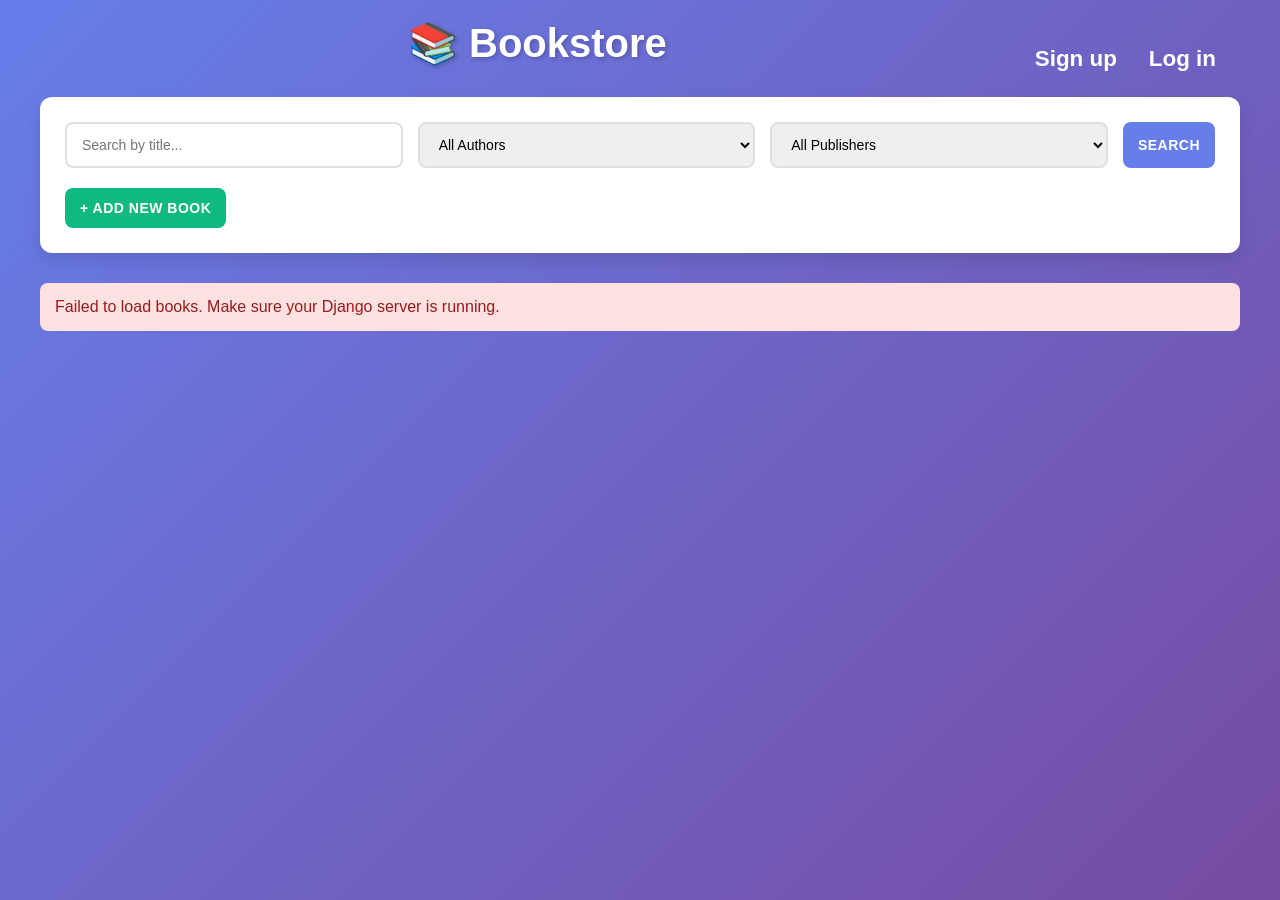
<file: index.html>
<!DOCTYPE html>
<html lang="en">

<head>
    <meta charset="UTF-8">
    <meta name="viewport" content="width=device-width, initial-scale=1.0">
    <title>Bookstore</title>
    <link rel="stylesheet" href="styles.css">
</head>

<body>
    <div class="container">
        <div class="header">
            <div></div>
            <div class="title">
                <h1>📚 Bookstore</h1>
            </div>
            <div class="logged" style="display: none;">
                <div class="profile"></div>
                <button class="logout" onclick="logout()">Log out</button>
            </div>
            <div class="notLogged">
                <div>
                    <a href="./register/register.html">Sign up</a>
                </div>
                <div>
                    <a href="./login/login.html">Log in</a>
                </div>
            </div>
        </div>

        <div class="controls">
            <div class="search-section">
                <input type="text" id="searchBook" placeholder="Search by title...">
                <select id="filterAuthor">
                    <option value="">All Authors</option>
                </select>
                <select id="filterPublisher">
                    <option value="">All Publishers</option>
                </select>
                <button onclick="searchBooks()">Search</button>
            </div>
            <button class="add-book-btn" onclick="openAddModal()">+ Add New Book</button>
        </div>

        <div id="errorMessage" class="error" style="display: none;"></div>
        <div id="loadingMessage" class="loading">Loading books...</div>
        <div id="booksContainer" class="books-grid"></div>
    </div>

    <!-- Add/Edit Book Modal -->
    <div id="bookModal" class="modal">
        <div class="modal-content">
            <h2 id="modalTitle">Add New Book</h2>
            <form id="bookForm">
                <div class="form-group">
                    <label for="title">Title *</label>
                    <input type="text" id="title" required>
                </div>
                <div class="form-group">
                    <label for="description">Description *</label>
                    <textarea id="description" required></textarea>
                </div>
                <div class="form-group">
                    <label for="price">Price *</label>
                    <input type="number" id="price" min="1" required>
                </div>
                <div class="form-group">
                    <label for="author">Author *</label>
                    <select id="author" required></select>
                </div>
                <div class="form-group">
                    <label for="publisher">Publisher *</label>
                    <select id="publisher" required></select>
                </div>
                <div class="form-group">
                    <label for="pages">Pages *</label>
                    <input type="number" id="pages" min="1" required>
                </div>
                <div class="form-group">
                    <label for="year">Year *</label>
                    <input type="number" id="year" min="1900" required>
                </div>
                <div class="form-group checkbox-group">
                    <input type="checkbox" id="available">
                    <label for="available">Available</label>
                </div>
                <div class="form-actions">
                    <button type="button" class="cancel-btn" onclick="closeModal()">Cancel</button>
                    <button type="submit">Save Book</button>
                </div>
            </form>
        </div>
    </div>
    <script src="script.js"></script>
</body>

</html>
</file>
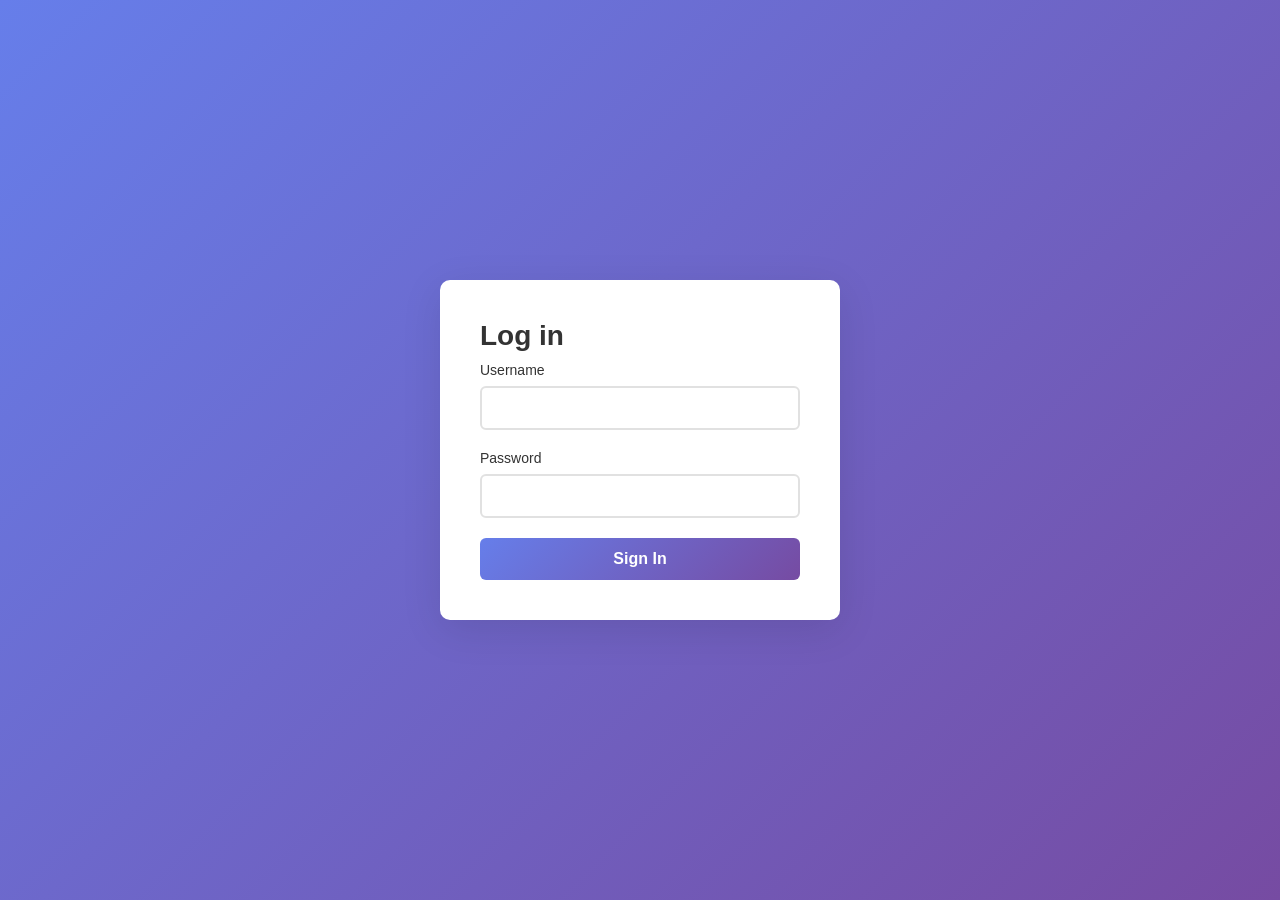
<file: login/login.html>
<!DOCTYPE html>
<html lang="en">

<head>
    <meta charset="UTF-8">
    <meta name="viewport" content="width=device-width, initial-scale=1.0">
    <title>Login</title>
    <link rel="stylesheet" href="login.css">
</head>

<body>
    <div class="container">
        <h2>Log in</h2>
        <div id="message" class="message"></div>

        <form id="loginForm">
            <div class="form-group">
                <label for="username">Username</label>
                <input type="text" id="username" name="username" required>
            </div>

            <div class="form-group">
                <label for="password">Password</label>
                <input type="password" id="password" name="password" required>
            </div>

            <button type="submit" class="btn" id="submitBtn">Sign In</button>
        </form>
    </div>

    <script src="login.js"></script>
</body>

</html>
</file>
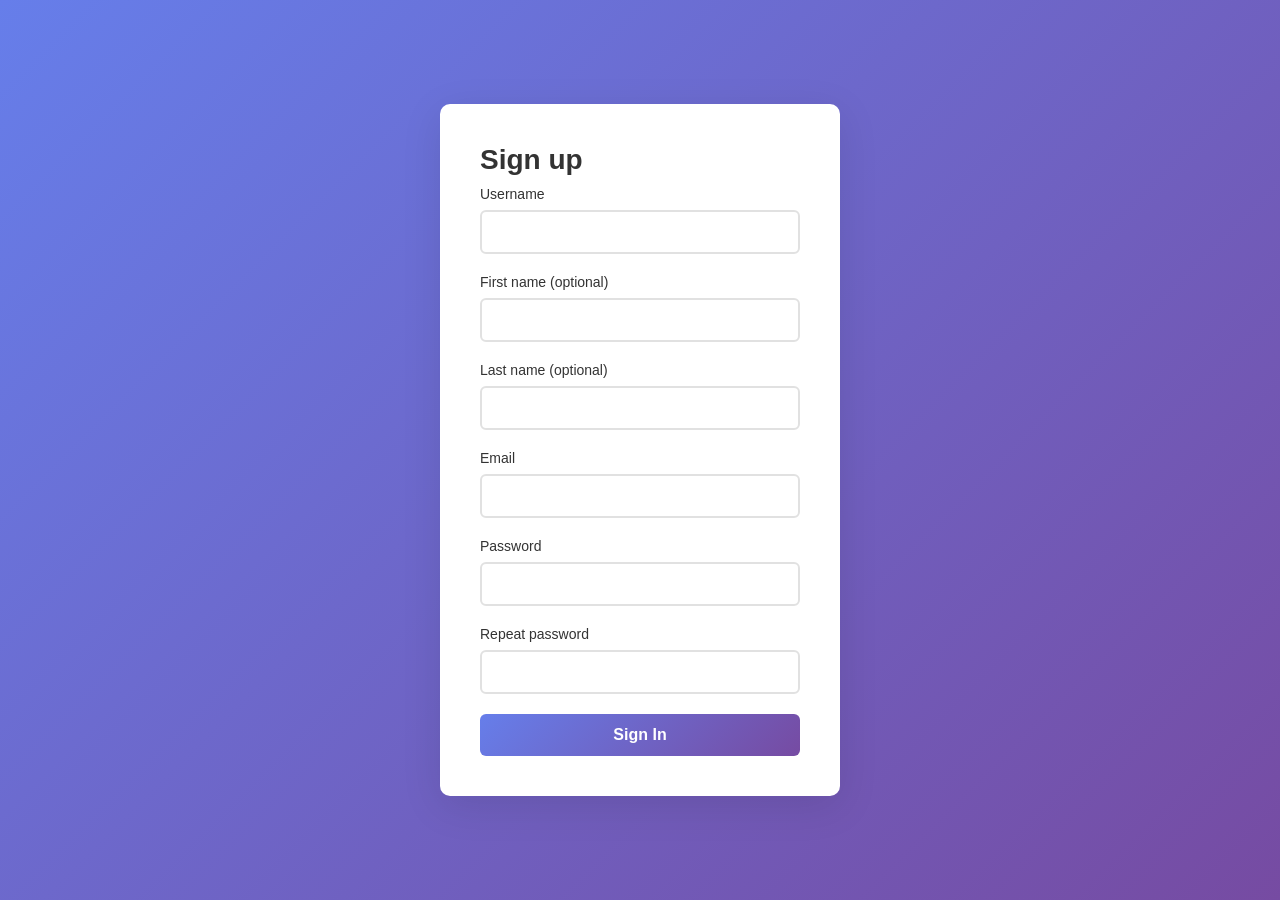
<file: register/register.html>
<!DOCTYPE html>
<html lang="en">

<head>
    <meta charset="UTF-8">
    <meta name="viewport" content="width=device-width, initial-scale=1.0">
    <title>Sign up</title>
    <link rel="stylesheet" href="register.css">
</head>

<body>
    <div class="container">
        <h2>Sign up</h2>
        <div id="message" class="message"></div>

        <form id="loginForm">
            <div class="form-group">
                <label for="username">Username</label>
                <input type="text" id="username" name="username" required>
            </div>

            <div class="form-group">
                <label for="firstName">First name (optional)</label>
                <input type="text" id="firstName" name="firstName">
            </div>

            <div class="form-group">
                <label for="lastName">Last name (optional)</label>
                <input type="text" id="lastName" name="lastName">
            </div>

            <div class="form-group">
                <label for="email">Email</label>
                <input type="email" id="email" name="email" required>
            </div>

            <div class="form-group">
                <label for="password">Password</label>
                <input type="password" id="password" name="password" required>
            </div>

            <div class="form-group">
                <label for="passwordCheck">Repeat password</label>
                <input type="password" id="passwordCheck" name="passwordCheck" required>
            </div>

            <button type="submit" class="btn" id="submitBtn">Sign In</button>
        </form>
    </div>

    <script src="register.js"></script>
</body>

</html>
</file>
<file: styles.css>
* {
    margin: 0;
    padding: 0;
    box-sizing: border-box;
}

body {
    font-family: 'Segoe UI', Tahoma, Geneva, Verdana, sans-serif;
    background: linear-gradient(135deg, #667eea 0%, #764ba2 100%);
    min-height: 100vh;
    padding: 20px;
}

.container {
    max-width: 1200px;
    margin: 0 auto;
}

h1 {
    color: white;
    text-align: center;
    margin-bottom: 30px;
    font-size: 2.5em;
    text-shadow: 2px 2px 4px rgba(0, 0, 0, 0.2);
}

.controls {
    background: white;
    padding: 25px;
    border-radius: 12px;
    box-shadow: 0 8px 16px rgba(0, 0, 0, 0.1);
    margin-bottom: 30px;
}

.search-section {
    display: grid;
    grid-template-columns: 1fr 1fr 1fr auto;
    gap: 15px;
    margin-bottom: 20px;
}

input,
select,
button {
    padding: 12px 15px;
    border: 2px solid #e0e0e0;
    border-radius: 8px;
    font-size: 14px;
    transition: all 0.3s ease;
}

input:focus,
select:focus {
    outline: none;
    border-color: #667eea;
    box-shadow: 0 0 0 3px rgba(102, 126, 234, 0.1);
}

button {
    background: #667eea;
    color: white;
    border: none;
    cursor: pointer;
    font-weight: 600;
    text-transform: uppercase;
    letter-spacing: 0.5px;
}

button:hover {
    background: #5568d3;
    transform: translateY(-2px);
    box-shadow: 0 4px 12px rgba(102, 126, 234, 0.4);
}

button:active {
    transform: translateY(0);
}

.add-book-btn {
    background: #10b981;
    grid-column: 1 / -1;
}

.add-book-btn:hover {
    background: #059669;
}

.modal {
    display: none;
    position: fixed;
    top: 0;
    left: 0;
    width: 100%;
    height: 100%;
    background: rgba(0, 0, 0, 0.5);
    z-index: 1000;
    justify-content: center;
    align-items: center;
}

.modal.active {
    display: flex;
}

.modal-content {
    background: white;
    padding: 30px;
    border-radius: 12px;
    width: 90%;
    max-width: 500px;
    max-height: 90vh;
    overflow-y: auto;
}

.modal-content h2 {
    margin-bottom: 20px;
    color: #333;
}

.form-group {
    margin-bottom: 15px;
}

.form-group label {
    display: block;
    margin-bottom: 5px;
    font-weight: 600;
    color: #555;
}

.form-group input,
.form-group textarea,
.form-group select {
    width: 100%;
}

textarea {
    resize: vertical;
    min-height: 80px;
    font-family: inherit;
}

.form-actions {
    display: flex;
    gap: 10px;
    margin-top: 20px;
}

.form-actions button {
    flex: 1;
}

.cancel-btn {
    background: #6b7280;
}

.cancel-btn:hover {
    background: #4b5563;
}

.books-grid {
    display: grid;
    grid-template-columns: repeat(auto-fill, minmax(300px, 1fr));
    gap: 20px;
}

.book-card {
    background: white;
    border-radius: 12px;
    padding: 20px;
    box-shadow: 0 4px 12px rgba(0, 0, 0, 0.1);
    transition: transform 0.3s ease, box-shadow 0.3s ease;
}

.book-card:hover {
    transform: translateY(-5px);
    box-shadow: 0 8px 24px rgba(0, 0, 0, 0.15);
}

.book-title {
    font-size: 1.3em;
    font-weight: bold;
    color: #333;
    margin-bottom: 10px;
}

.book-info {
    color: #666;
    margin-bottom: 8px;
    display: flex;
    justify-content: space-between;
    align-items: center;
}

.book-description {
    color: #777;
    margin: 15px 0;
    line-height: 1.5;
}

.book-price {
    font-size: 1.5em;
    font-weight: bold;
    color: #10b981;
    margin: 15px 0;
}

.availability {
    display: inline-block;
    padding: 4px 12px;
    border-radius: 20px;
    font-size: 0.85em;
    font-weight: 600;
}

.available {
    background: #d1fae5;
    color: #065f46;
}

.unavailable {
    background: #fee2e2;
    color: #991b1b;
}

.book-actions {
    display: flex;
    gap: 10px;
    margin-top: 15px;
}

.book-actions button {
    flex: 1;
    padding: 8px;
    font-size: 0.9em;
}

.delete-btn {
    background: #ef4444;
}

.delete-btn:hover {
    background: #dc2626;
}

.loading {
    text-align: center;
    color: white;
    font-size: 1.2em;
    padding: 40px;
}

.error {
    background: #fee2e2;
    color: #991b1b;
    padding: 15px;
    border-radius: 8px;
    margin-bottom: 20px;
}

.checkbox-group {
    display: flex;
    align-items: center;
    gap: 10px;
}

.checkbox-group input[type="checkbox"] {
    width: auto;
}

a {
    color: white;
    font-size: 1.4em;
    font-weight: bold;
}

a:visited {
    text-decoration: none;
}

a:link {
    text-decoration: none;
}


.header,
.logged {
    display: flex;
    justify-content: space-between;
    align-items: space-between;
    position: relative;
}

.logged {
    gap: 20px;
}


.logged button {
    font-size: 1.2em;
    background: none;
    font-weight: bold;
}

.logged button:hover {
    background: none;
    box-shadow: none;
}

.notLogged {
    display: flex;
    gap: 2em;
    align-items: center;
    margin-right: 1.5em;
}

.profile {
    font-size: 1.5em;
    color: white;
    font-weight: bold;
    margin-top: auto;
    margin-bottom: auto;
    margin-right: 1.5em;
}
</file>
<file: login/login.css>
* {
    margin: 0;
    padding: 0;
    box-sizing: border-box;
}

body {
    font-family: 'Segoe UI', Tahoma, Geneva, Verdana, sans-serif;
    background: linear-gradient(135deg, #667eea 0%, #764ba2 100%);
    min-height: 100vh;
    display: flex;
    justify-content: center;
    align-items: center;
    padding: 20px;
}

.container {
    background: white;
    padding: 40px;
    border-radius: 10px;
    box-shadow: 0 10px 40px rgba(0, 0, 0, 0.1);
    width: 100%;
    max-width: 400px;
}

h2 {
    color: #333;
    margin-bottom: 10px;
    font-size: 28px;
}

.form-group {
    margin-bottom: 20px;
}

label {
    display: block;
    margin-bottom: 8px;
    color: #333;
    font-weight: 500;
    font-size: 14px;
}

input {
    width: 100%;
    padding: 12px;
    border: 2px solid #e1e1e1;
    border-radius: 6px;
    font-size: 14px;
    transition: border-color 0.3s;
}

input:focus {
    outline: none;
    border-color: #667eea;
}

.btn {
    width: 100%;
    padding: 12px;
    background: linear-gradient(135deg, #667eea 0%, #764ba2 100%);
    color: white;
    border: none;
    border-radius: 6px;
    font-size: 16px;
    font-weight: 600;
    cursor: pointer;
    transition: transform 0.2s, box-shadow 0.2s;
}

.btn:hover {
    transform: translateY(-2px);
    box-shadow: 0 5px 15px rgba(102, 126, 234, 0.4);
}

.btn:active {
    transform: translateY(0);
}

.btn:disabled {
    opacity: 0.6;
    cursor: not-allowed;
    transform: none;
}

.message {
    padding: 12px;
    border-radius: 6px;
    margin-bottom: 20px;
    font-size: 14px;
    display: none;
}

.message.error {
    background: #fee;
    color: #c33;
    border: 1px solid #fcc;
}

.message.success {
    background: #efe;
    color: #3c3;
    border: 1px solid #cfc;
}

.message.show {
    display: block;
}
</file>
<file: register/register.css>
* {
    margin: 0;
    padding: 0;
    box-sizing: border-box;
}

body {
    font-family: 'Segoe UI', Tahoma, Geneva, Verdana, sans-serif;
    background: linear-gradient(135deg, #667eea 0%, #764ba2 100%);
    min-height: 100vh;
    display: flex;
    justify-content: center;
    align-items: center;
    padding: 20px;
}

.container {
    background: white;
    padding: 40px;
    border-radius: 10px;
    box-shadow: 0 10px 40px rgba(0, 0, 0, 0.1);
    width: 100%;
    max-width: 400px;
}

h2 {
    color: #333;
    margin-bottom: 10px;
    font-size: 28px;
}

.form-group {
    margin-bottom: 20px;
}

label {
    display: block;
    margin-bottom: 8px;
    color: #333;
    font-weight: 500;
    font-size: 14px;
}

input {
    width: 100%;
    padding: 12px;
    border: 2px solid #e1e1e1;
    border-radius: 6px;
    font-size: 14px;
    transition: border-color 0.3s;
}

input:focus {
    outline: none;
    border-color: #667eea;
}

.btn {
    width: 100%;
    padding: 12px;
    background: linear-gradient(135deg, #667eea 0%, #764ba2 100%);
    color: white;
    border: none;
    border-radius: 6px;
    font-size: 16px;
    font-weight: 600;
    cursor: pointer;
    transition: transform 0.2s, box-shadow 0.2s;
}

.btn:hover {
    transform: translateY(-2px);
    box-shadow: 0 5px 15px rgba(102, 126, 234, 0.4);
}

.btn:active {
    transform: translateY(0);
}

.btn:disabled {
    opacity: 0.6;
    cursor: not-allowed;
    transform: none;
}

.message {
    padding: 12px;
    border-radius: 6px;
    margin-bottom: 20px;
    font-size: 14px;
    display: none;
}

.message.error {
    background: #fee;
    color: #c33;
    border: 1px solid #fcc;
}

.message.success {
    background: #efe;
    color: #3c3;
    border: 1px solid #cfc;
}

.message.show {
    display: block;
}
</file>
